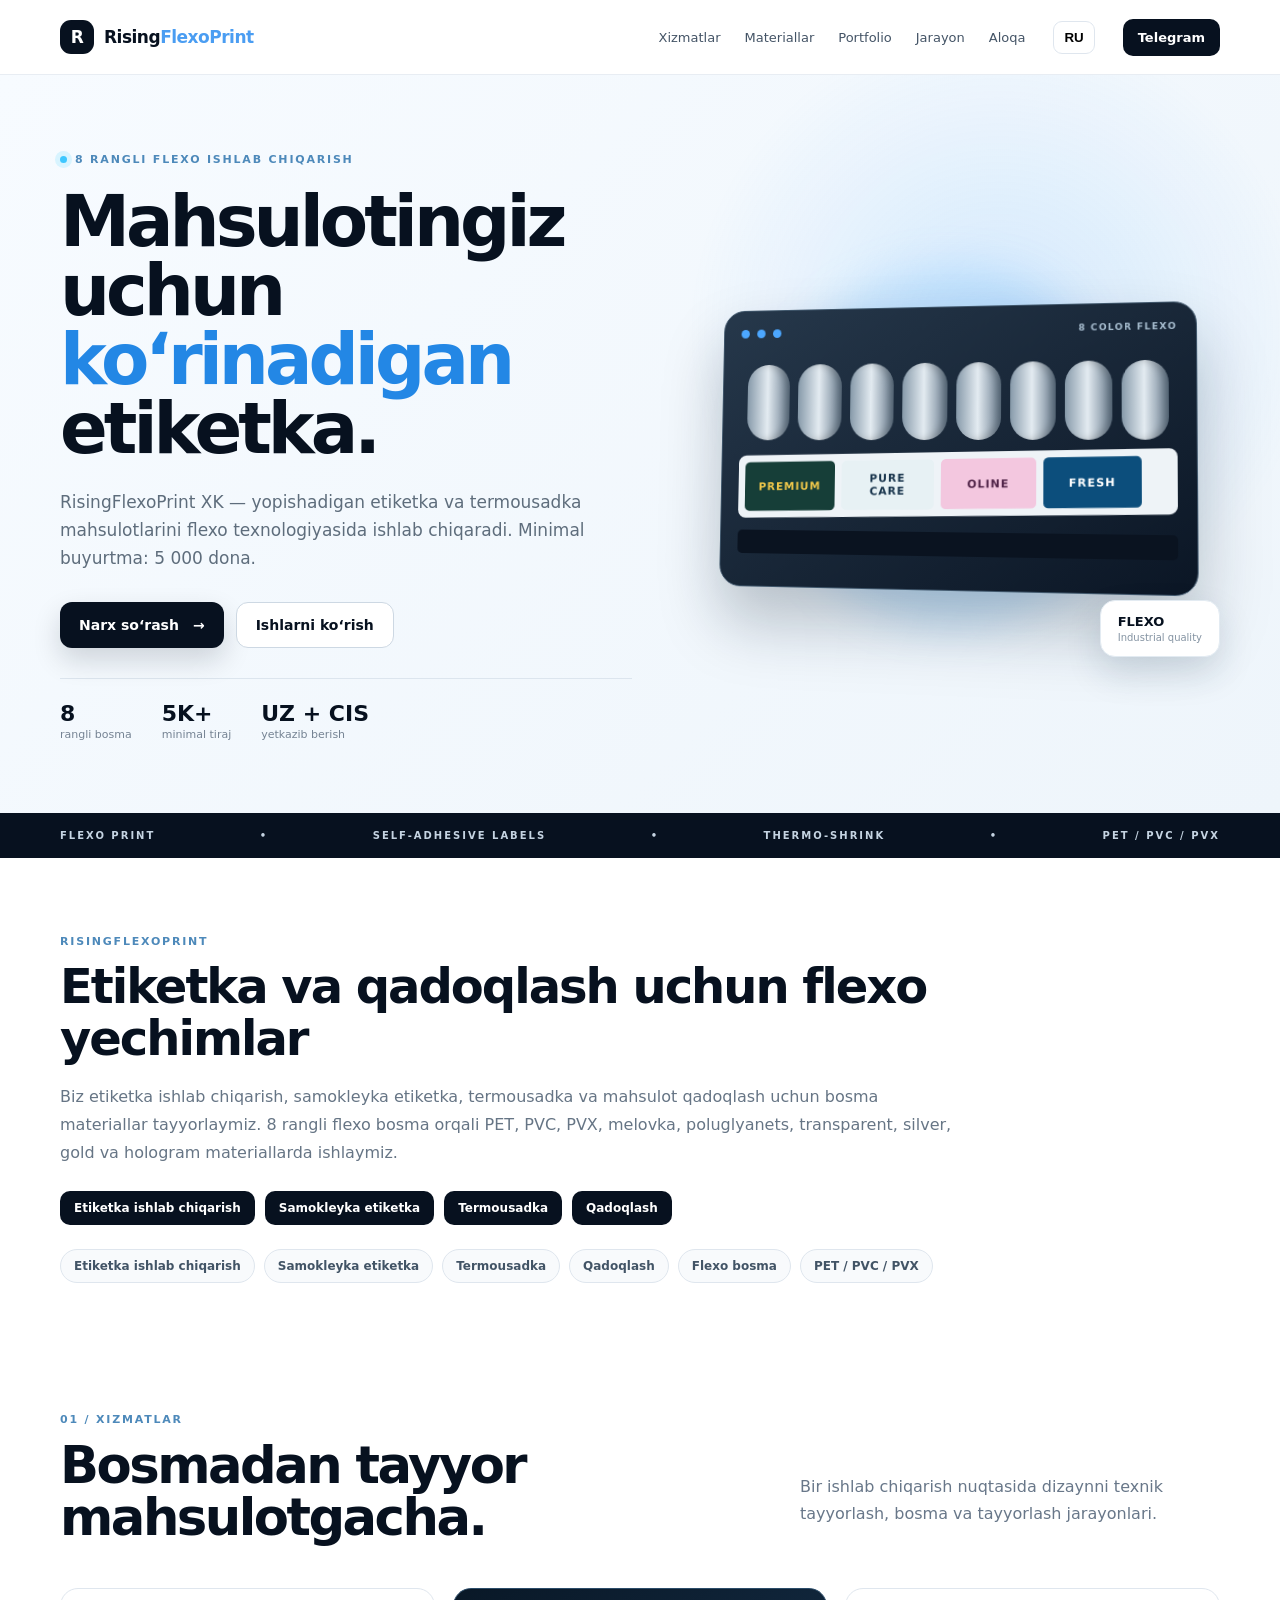
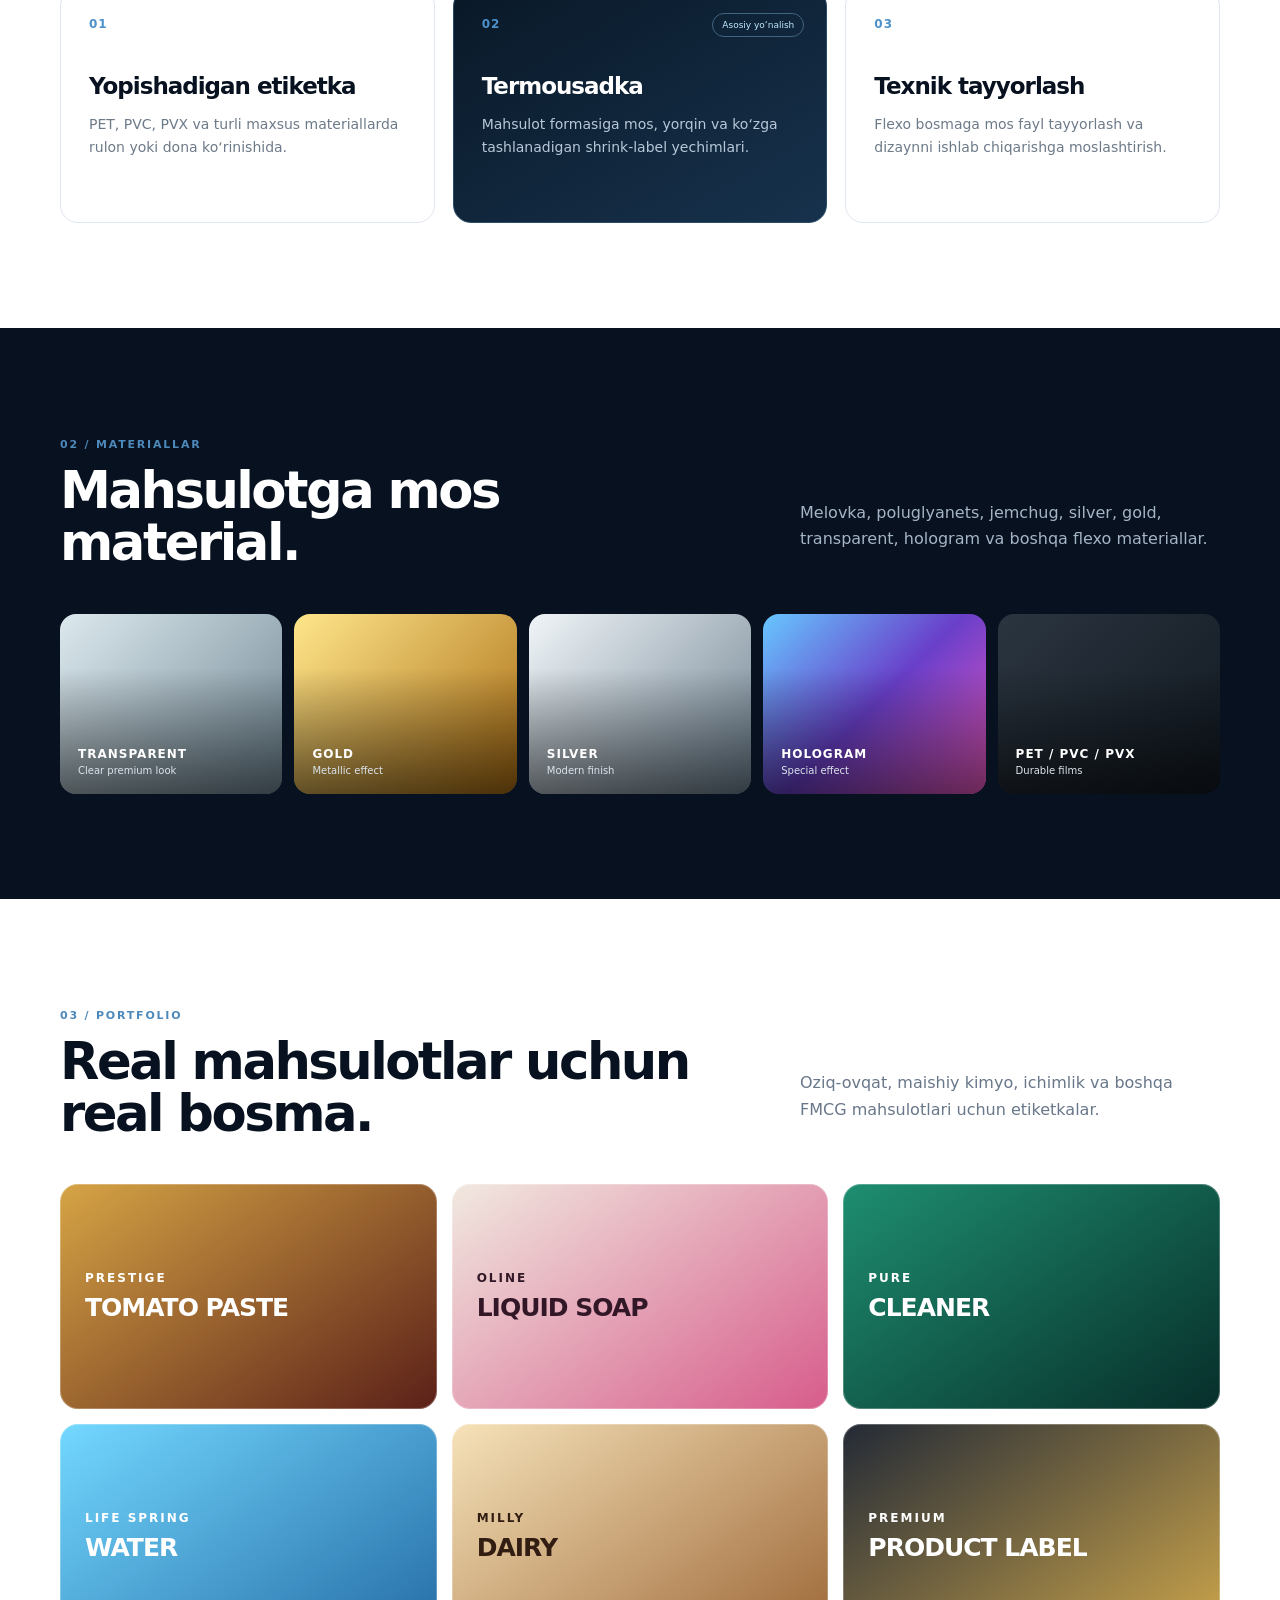
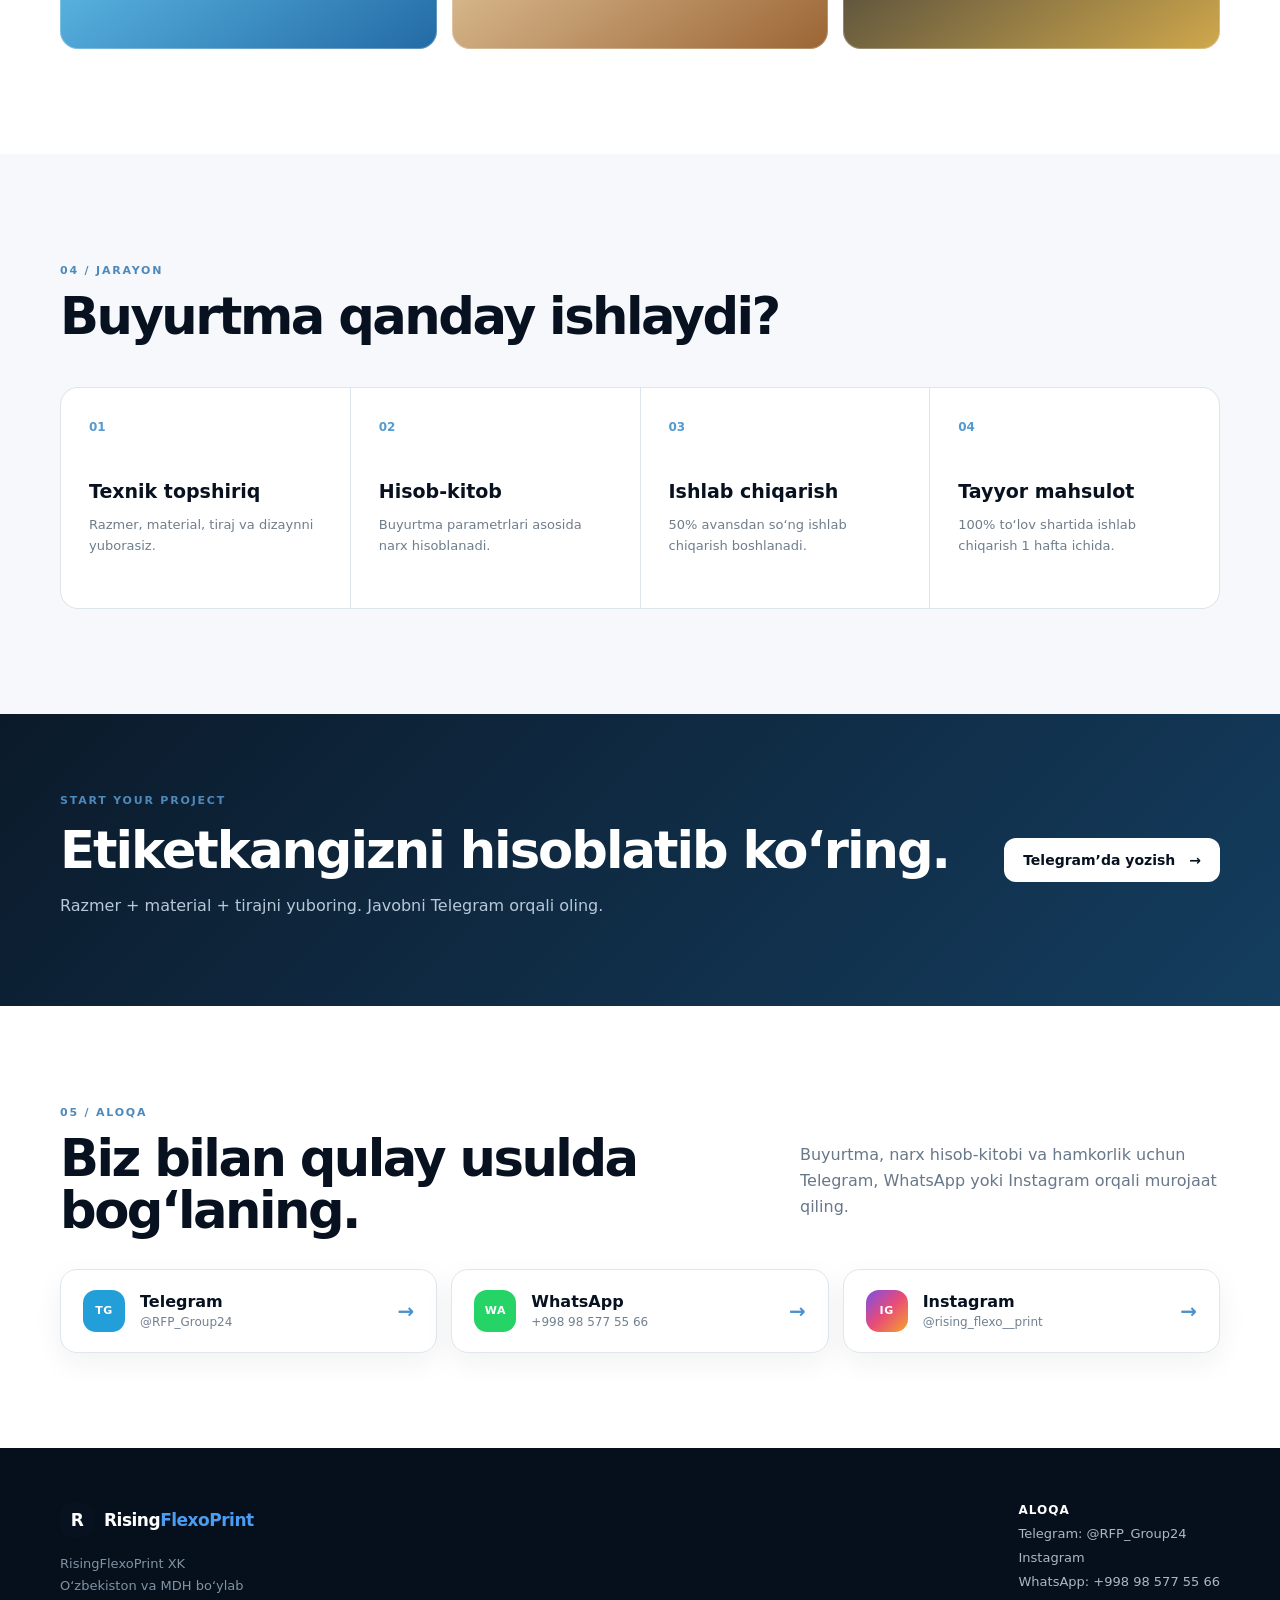
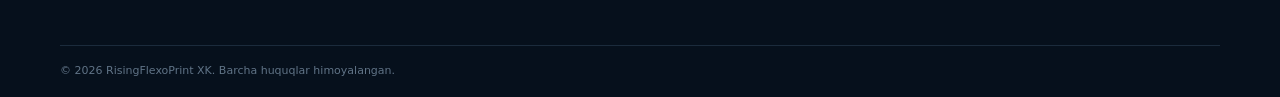
<file: index.html>
<!doctype html>
<html lang="uz">
<head>
<meta charset="utf-8">
<meta name="viewport" content="width=device-width,initial-scale=1">
<meta name="description" content="Etiketka ishlab chiqarish, qadoqlash, samokleyka etiketka va termousadka. RisingFlexoPrint XK — 8 rangli flexo bosma, PET, PVC, PVX va maxsus materiallar. O‘zbekiston va MDH bo‘ylab.">
<meta name="robots" content="index, follow, max-image-preview:large">
<meta name="theme-color" content="#07111f">
<link rel="canonical" href="https://risingflexoprint2-bit.github.io/RisingFlexoPrint-web/">
<meta property="og:type" content="website">
<meta property="og:title" content="Etiketka, samokleyka va termousadka | RisingFlexoPrint">
<meta property="og:description" content="Etiketka ishlab chiqarish, qadoqlash, samokleyka etiketka va termousadka. 8 rangli flexo bosma. O‘zbekiston va MDH bo‘ylab.">
<meta property="og:url" content="https://risingflexoprint2-bit.github.io/RisingFlexoPrint-web/">
<meta property="og:site_name" content="RisingFlexoPrint XK">
<meta name="twitter:card" content="summary">
<title>Etiketka, Qadoqlash, Samokleyka va Termousadka | RisingFlexoPrint</title>
<script type="application/ld+json">
{
  "@context":"https://schema.org",
  "@type":"Organization",
  "name":"RisingFlexoPrint XK",
  "url":"https://risingflexoprint2-bit.github.io/RisingFlexoPrint-web/",
  "description":"8 rangli flexo bosma, yopishadigan etiketka va termousadka ishlab chiqarish.",
  "sameAs":[
    "https://www.instagram.com/rising_flexo__print?stkn=MXY0dGt4ZXh4bjgwZQ==",
    "https://t.me/RFP_Group24",
    "https://wa.me/998985775566"
  ]
}
</script>
<link rel="stylesheet" href="styles.css">
</head>
<body>
<header class="header">
  <div class="container nav">
    <a class="brand" href="#top"><span class="brand-mark">R</span><span>Rising<span>FlexoPrint</span></span></a>
    <nav>
      <a href="#services" data-uz="Xizmatlar" data-ru="Услуги">Xizmatlar</a>
      <a href="#materials" data-uz="Materiallar" data-ru="Материалы">Materiallar</a>
      <a href="#portfolio" data-uz="Portfolio" data-ru="Портфолио">Portfolio</a>
      <a href="#process" data-uz="Jarayon" data-ru="Процесс">Jarayon</a>
      <a href="#contact" data-uz="Aloqa" data-ru="Контакты">Aloqa</a>
    </nav>
    <button class="lang" id="lang">RU</button>
    <a class="nav-cta" href="https://t.me/RFP_Group24" target="_blank" rel="noopener">Telegram</a>
  </div>
</header>

<main id="top">
<section class="hero">
  <div class="container hero-grid">
    <div class="hero-copy">
      <div class="eyebrow"><i></i><span data-uz="8 rangli flexo ishlab chiqarish" data-ru="8-цветное флексографическое производство">8 rangli flexo ishlab chiqarish</span></div>
      <h1 data-uz="Mahsulotingiz uchun <em>ko‘rinadigan</em> etiketka." data-ru="Этикетка, которая делает продукт <em>заметнее</em>.">Mahsulotingiz uchun <em>ko‘rinadigan</em> etiketka.</h1>
      <p data-uz="RisingFlexoPrint XK — yopishadigan etiketka va termousadka mahsulotlarini flexo texnologiyasida ishlab chiqaradi. Minimal buyurtma: 5 000 dona." data-ru="RisingFlexoPrint XK — производство самоклеящихся этикеток и термоусадки по технологии flexo. Минимальный заказ: 5 000 шт.">RisingFlexoPrint XK — yopishadigan etiketka va termousadka mahsulotlarini flexo texnologiyasida ishlab chiqaradi. Minimal buyurtma: 5 000 dona.</p>
      <div class="hero-actions">
        <a class="btn primary" href="https://t.me/RFP_Group24" target="_blank" rel="noopener"><span data-uz="Narx so‘rash" data-ru="Запросить расчёт">Narx so‘rash</span> <b>→</b></a>
        <a class="btn ghost" href="#portfolio"><span data-uz="Ishlarni ko‘rish" data-ru="Смотреть работы">Ishlarni ko‘rish</span></a>
      </div>
      <div class="trust-row">
        <div><strong>8</strong><span data-uz="rangli bosma" data-ru="цветов печати">rangli bosma</span></div>
        <div><strong>5K+</strong><span data-uz="minimal tiraj" data-ru="минимальный тираж">minimal tiraj</span></div>
        <div><strong>UZ + CIS</strong><span data-uz="yetkazib berish" data-ru="география">yetkazib berish</span></div>
      </div>
    </div>
    <div class="hero-art">
      <div class="glow"></div>
      <div class="machine">
        <div class="machine-top"><span></span><span></span><span></span><b>8 COLOR FLEXO</b></div>
        <div class="rollers">
          <i></i><i></i><i></i><i></i><i></i><i></i><i></i><i></i>
        </div>
        <div class="web"><div class="label l1">PREMIUM</div><div class="label l2">PURE<br>CARE</div><div class="label l3">OLINE</div><div class="label l4">FRESH</div></div>
        <div class="machine-base"></div>
      </div>
      <div class="floating-card"><b>FLEXO</b><span>Industrial quality</span></div>
    </div>
  </div>
</section>

<section class="strip"><div class="container strip-in"><span>FLEXO PRINT</span><span>•</span><span>SELF-ADHESIVE LABELS</span><span>•</span><span>THERMO-SHRINK</span><span>•</span><span>PET / PVC / PVX</span></div></section>


<section class="seo-services">
  <div class="container">
    <div class="seo-content">
      <span class="kicker">RISINGFLEXOPRINT</span>
      <h2 data-uz="Etiketka va qadoqlash uchun flexo yechimlar" data-ru="Flexo-решения для этикетки и упаковки">Etiketka va qadoqlash uchun flexo yechimlar</h2>
      <p data-uz="Biz etiketka ishlab chiqarish, samokleyka etiketka, termousadka va mahsulot qadoqlash uchun bosma materiallar tayyorlaymiz. 8 rangli flexo bosma orqali PET, PVC, PVX, melovka, poluglyanets, transparent, silver, gold va hologram materiallarda ishlaymiz." data-ru="Мы производим этикетки, самоклеящиеся этикетки, термоусадочные этикетки и печатные решения для упаковки. Работаем с PET, PVC, PVX, мелованными, прозрачными, silver, gold и hologram материалами на 8-красочной flexo машине.">Biz etiketka ishlab chiqarish, samokleyka etiketka, termousadka va mahsulot qadoqlash uchun bosma materiallar tayyorlaymiz. 8 rangli flexo bosma orqali PET, PVC, PVX, melovka, poluglyanets, transparent, silver, gold va hologram materiallarda ishlaymiz.</p>
      <div class="seo-links"><a href="etiketka-ishlab-chiqarish.html">Etiketka ishlab chiqarish</a><a href="samokleyka-etiketka.html">Samokleyka etiketka</a><a href="termousadka.html">Termousadka</a><a href="qadoqlash.html">Qadoqlash</a></div><div class="seo-tags">
        <span>Etiketka ishlab chiqarish</span><span>Samokleyka etiketka</span><span>Termousadka</span><span>Qadoqlash</span><span>Flexo bosma</span><span>PET / PVC / PVX</span>
      </div>
    </div>
  </div>
</section>

<section id="services" class="section">
  <div class="container">
    <div class="section-head"><div><span class="kicker">01 / <span data-uz="XIZMATLAR" data-ru="УСЛУГИ">XIZMATLAR</span></span><h2 data-uz="Bosmadan tayyor mahsulotgacha." data-ru="От печати до готового продукта.">Bosmadan tayyor mahsulotgacha.</h2></div><p data-uz="Bir ishlab chiqarish nuqtasida dizaynni texnik tayyorlash, bosma va tayyorlash jarayonlari." data-ru="Техническая подготовка, печать и выпуск — в одном производственном цикле.">Bir ishlab chiqarish nuqtasida dizaynni texnik tayyorlash, bosma va tayyorlash jarayonlari.</p></div>
    <div class="cards">
      <article class="card"><div class="icon">01</div><h3 data-uz="Yopishadigan etiketka" data-ru="Самоклеящаяся этикетка">Yopishadigan etiketka</h3><p data-uz="PET, PVC, PVX va turli maxsus materiallarda rulon yoki dona ko‘rinishida." data-ru="PET, PVC, PVX и специальные материалы — в рулоне или поштучно.">PET, PVC, PVX va turli maxsus materiallarda rulon yoki dona ko‘rinishida.</p></article>
      <article class="card featured"><div class="icon">02</div><h3 data-uz="Termousadka" data-ru="Термоусадочная этикетка">Termousadka</h3><p data-uz="Mahsulot formasiga mos, yorqin va ko‘zga tashlanadigan shrink-label yechimlari." data-ru="Яркие shrink-label решения, адаптированные под форму продукта.">Mahsulot formasiga mos, yorqin va ko‘zga tashlanadigan shrink-label yechimlari.</p><span class="badge" data-uz="Asosiy yo‘nalish" data-ru="Ключевое направление">Asosiy yo‘nalish</span></article>
      <article class="card"><div class="icon">03</div><h3 data-uz="Texnik tayyorlash" data-ru="Техническая подготовка">Texnik tayyorlash</h3><p data-uz="Flexo bosmaga mos fayl tayyorlash va dizaynni ishlab chiqarishga moslashtirish." data-ru="Подготовка макета под flexo и адаптация дизайна к производству.">Flexo bosmaga mos fayl tayyorlash va dizaynni ishlab chiqarishga moslashtirish.</p></article>
    </div>
  </div>
</section>

<section id="materials" class="section dark">
  <div class="container">
    <div class="section-head"><div><span class="kicker">02 / <span data-uz="MATERIALLAR" data-ru="МАТЕРИАЛЫ">MATERIALLAR</span></span><h2 data-uz="Mahsulotga mos material." data-ru="Материал под ваш продукт.">Mahsulotga mos material.</h2></div><p data-uz="Melovka, poluglyanets, jemchug, silver, gold, transparent, hologram va boshqa flexo materiallar." data-ru="Мелованная, полуглянец, жемчуг, silver, gold, transparent, hologram и другие материалы для flexo.">Melovka, poluglyanets, jemchug, silver, gold, transparent, hologram va boshqa flexo materiallar.</p></div>
    <div class="material-grid">
      <div class="material m1"><b>TRANSPARENT</b><span>Clear premium look</span></div>
      <div class="material m2"><b>GOLD</b><span>Metallic effect</span></div>
      <div class="material m3"><b>SILVER</b><span>Modern finish</span></div>
      <div class="material m4"><b>HOLOGRAM</b><span>Special effect</span></div>
      <div class="material m5"><b>PET / PVC / PVX</b><span>Durable films</span></div>
    </div>
  </div>
</section>

<section id="portfolio" class="section">
  <div class="container">
    <div class="section-head"><div><span class="kicker">03 / <span data-uz="PORTFOLIO" data-ru="ПОРТФОЛИО">PORTFOLIO</span></span><h2 data-uz="Real mahsulotlar uchun real bosma." data-ru="Реальная печать для реальных продуктов.">Real mahsulotlar uchun real bosma.</h2></div><p data-uz="Oziq-ovqat, maishiy kimyo, ichimlik va boshqa FMCG mahsulotlari uchun etiketkalar." data-ru="Этикетки для FMCG: продукты питания, бытовая химия, напитки и другие категории.">Oziq-ovqat, maishiy kimyo, ichimlik va boshqa FMCG mahsulotlari uchun etiketkalar.</p></div>
    <div class="portfolio">
      <div class="sample s1"><span>PRESTIGE</span><b>TOMATO PASTE</b></div>
      <div class="sample s2"><span>OLINE</span><b>LIQUID SOAP</b></div>
      <div class="sample s3"><span>PURE</span><b>CLEANER</b></div>
      <div class="sample s4"><span>LIFE SPRING</span><b>WATER</b></div>
      <div class="sample s5"><span>MILLY</span><b>DAIRY</b></div>
      <div class="sample s6"><span>PREMIUM</span><b>PRODUCT LABEL</b></div>
    </div>
  </div>
</section>

<section id="process" class="section soft">
  <div class="container">
    <div class="section-head"><div><span class="kicker">04 / <span data-uz="JARAYON" data-ru="ПРОЦЕСС">JARAYON</span></span><h2 data-uz="Buyurtma qanday ishlaydi?" data-ru="Как проходит заказ?">Buyurtma qanday ishlaydi?</h2></div></div>
    <div class="steps">
      <div><b>01</b><h3 data-uz="Texnik topshiriq" data-ru="Техническое задание">Texnik topshiriq</h3><p data-uz="Razmer, material, tiraj va dizaynni yuborasiz." data-ru="Вы отправляете размер, материал, тираж и макет.">Razmer, material, tiraj va dizaynni yuborasiz.</p></div>
      <div><b>02</b><h3 data-uz="Hisob-kitob" data-ru="Расчёт">Hisob-kitob</h3><p data-uz="Buyurtma parametrlari asosida narx hisoblanadi." data-ru="Рассчитываем стоимость по параметрам заказа.">Buyurtma parametrlari asosida narx hisoblanadi.</p></div>
      <div><b>03</b><h3 data-uz="Ishlab chiqarish" data-ru="Производство">Ishlab chiqarish</h3><p data-uz="50% avansdan so‘ng ishlab chiqarish boshlanadi." data-ru="Производство начинается после 50% предоплаты.">50% avansdan so‘ng ishlab chiqarish boshlanadi.</p></div>
      <div><b>04</b><h3 data-uz="Tayyor mahsulot" data-ru="Готовая продукция">Tayyor mahsulot</h3><p data-uz="100% to‘lov shartida ishlab chiqarish 1 hafta ichida." data-ru="При 100% оплате производство — в течение 1 недели.">100% to‘lov shartida ishlab chiqarish 1 hafta ichida.</p></div>
    </div>
  </div>
</section>

<section class="cta">
  <div class="container cta-in">
    <div><span class="kicker">START YOUR PROJECT</span><h2 data-uz="Etiketkangizni hisoblatib ko‘ring." data-ru="Рассчитайте стоимость вашей этикетки.">Etiketkangizni hisoblatib ko‘ring.</h2><p data-uz="Razmer + material + tirajni yuboring. Javobni Telegram orqali oling." data-ru="Отправьте размер + материал + тираж. Получите расчёт в Telegram.">Razmer + material + tirajni yuboring. Javobni Telegram orqali oling.</p></div>
    <a class="btn light" href="https://t.me/RFP_Group24" target="_blank" rel="noopener"><span data-uz="Telegram’da yozish" data-ru="Написать в Telegram">Telegram’da yozish</span> →</a>
  </div>
</section>

<section class="social-contact">
  <div class="container">
    <div class="section-head social-head">
      <div>
        <span class="kicker">05 / <span data-uz="ALOQA" data-ru="КОНТАКТЫ">ALOQA</span></span>
        <h2 data-uz="Biz bilan qulay usulda bog‘laning." data-ru="Свяжитесь с нами удобным способом.">Biz bilan qulay usulda bog‘laning.</h2>
      </div>
      <p data-uz="Buyurtma, narx hisob-kitobi va hamkorlik uchun Telegram, WhatsApp yoki Instagram orqali murojaat qiling." data-ru="Для заказа, расчёта стоимости и сотрудничества напишите нам в Telegram, WhatsApp или Instagram.">Buyurtma, narx hisob-kitobi va hamkorlik uchun Telegram, WhatsApp yoki Instagram orqali murojaat qiling.</p>
    </div>
    <div class="social-grid">
      <a class="social-card telegram" href="https://t.me/RFP_Group24" target="_blank" rel="noopener">
        <span class="social-icon">TG</span>
        <span><b>Telegram</b><small>@RFP_Group24</small></span>
        <strong>→</strong>
      </a>
      <a class="social-card whatsapp" href="https://wa.me/998985775566" target="_blank" rel="noopener">
        <span class="social-icon">WA</span>
        <span><b>WhatsApp</b><small>+998 98 577 55 66</small></span>
        <strong>→</strong>
      </a>
      <a class="social-card instagram" href="https://www.instagram.com/rising_flexo__print?stkn=MXY0dGt4ZXh4bjgwZQ==" target="_blank" rel="noopener">
        <span class="social-icon">IG</span>
        <span><b>Instagram</b><small>@rising_flexo__print</small></span>
        <strong>→</strong>
      </a>
    </div>
  </div>
</section>

</main>
<footer id="contact" class="footer"><div class="container footer-in"><div><a class="brand" href="#top"><span class="brand-mark">R</span><span>Rising<span>FlexoPrint</span></span></a><p>RisingFlexoPrint XK<br><span data-uz="O‘zbekiston va MDH bo‘ylab" data-ru="Узбекистан и страны СНГ">O‘zbekiston va MDH bo‘ylab</span></p></div><div><b data-uz="Aloqa" data-ru="Контакты">Aloqa</b><a href="https://t.me/RFP_Group24" target="_blank">Telegram: @RFP_Group24</a><a href="https://www.instagram.com/rising_flexo__print?stkn=MXY0dGt4ZXh4bjgwZQ==" target="_blank">Instagram</a><a href="https://wa.me/998985775566" target="_blank">WhatsApp: +998 98 577 55 66</a></div></div><div class="container copyright">© 2026 RisingFlexoPrint XK. <span data-uz="Barcha huquqlar himoyalangan." data-ru="Все права защищены.">Barcha huquqlar himoyalangan.</span></div></footer>
<script src="script.js"></script>
</body></html>
</file>
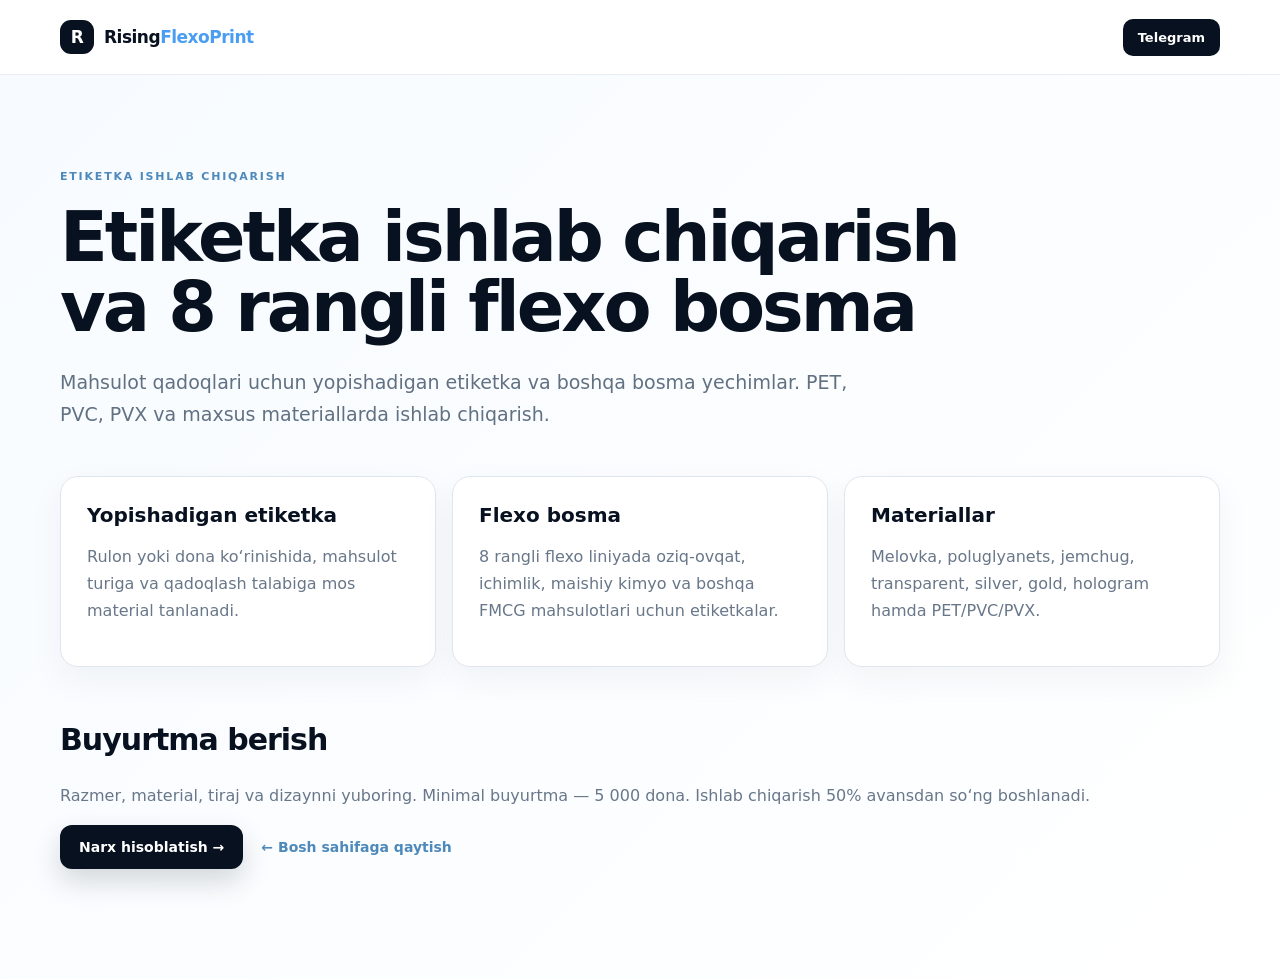
<file: etiketka-ishlab-chiqarish.html>
<!doctype html><html lang="uz"><head><meta charset="utf-8"><meta name="viewport" content="width=device-width,initial-scale=1"><meta name="description" content="Etiketka ishlab chiqarish va flexo bosma. Yopishadigan etiketka, PET, PVC, PVX va maxsus materiallar. 8 rangli flexo ishlab chiqarish O‘zbekiston va MDH bo‘ylab."><meta name="robots" content="index,follow"><link rel="canonical" href="https://risingflexoprint2-bit.github.io/RisingFlexoPrint-web/etiketka-ishlab-chiqarish.html"><title>Etiketka ishlab chiqarish | Flexo bosma | RisingFlexoPrint</title><link rel="stylesheet" href="styles.css"></head><body><header class="header"><div class="container nav"><a class="brand" href="index.html"><span class="brand-mark">R</span><span>Rising<span>FlexoPrint</span></span></a><a class="nav-cta" href="https://t.me/RFP_Group24" target="_blank">Telegram</a></div></header><main class="service-page"><div class="container"><span class="kicker">ETIKETKA ISHLAB CHIQARISH</span><h1>Etiketka ishlab chiqarish va 8 rangli flexo bosma</h1><p class="lead">Mahsulot qadoqlari uchun yopishadigan etiketka va boshqa bosma yechimlar. PET, PVC, PVX va maxsus materiallarda ishlab chiqarish.</p><div class="service-boxes"><div><h2>Yopishadigan etiketka</h2><p>Rulon yoki dona ko‘rinishida, mahsulot turiga va qadoqlash talabiga mos material tanlanadi.</p></div><div><h2>Flexo bosma</h2><p>8 rangli flexo liniyada oziq-ovqat, ichimlik, maishiy kimyo va boshqa FMCG mahsulotlari uchun etiketkalar.</p></div><div><h2>Materiallar</h2><p>Melovka, poluglyanets, jemchug, transparent, silver, gold, hologram hamda PET/PVC/PVX.</p></div></div><h2>Buyurtma berish</h2><p>Razmer, material, tiraj va dizaynni yuboring. Minimal buyurtma — 5 000 dona. Ishlab chiqarish 50% avansdan so‘ng boshlanadi.</p><a class="btn primary" href="https://t.me/RFP_Group24" target="_blank">Narx hisoblatish →</a><a class="back-link" href="index.html">← Bosh sahifaga qaytish</a></div></main></body></html>
</file>
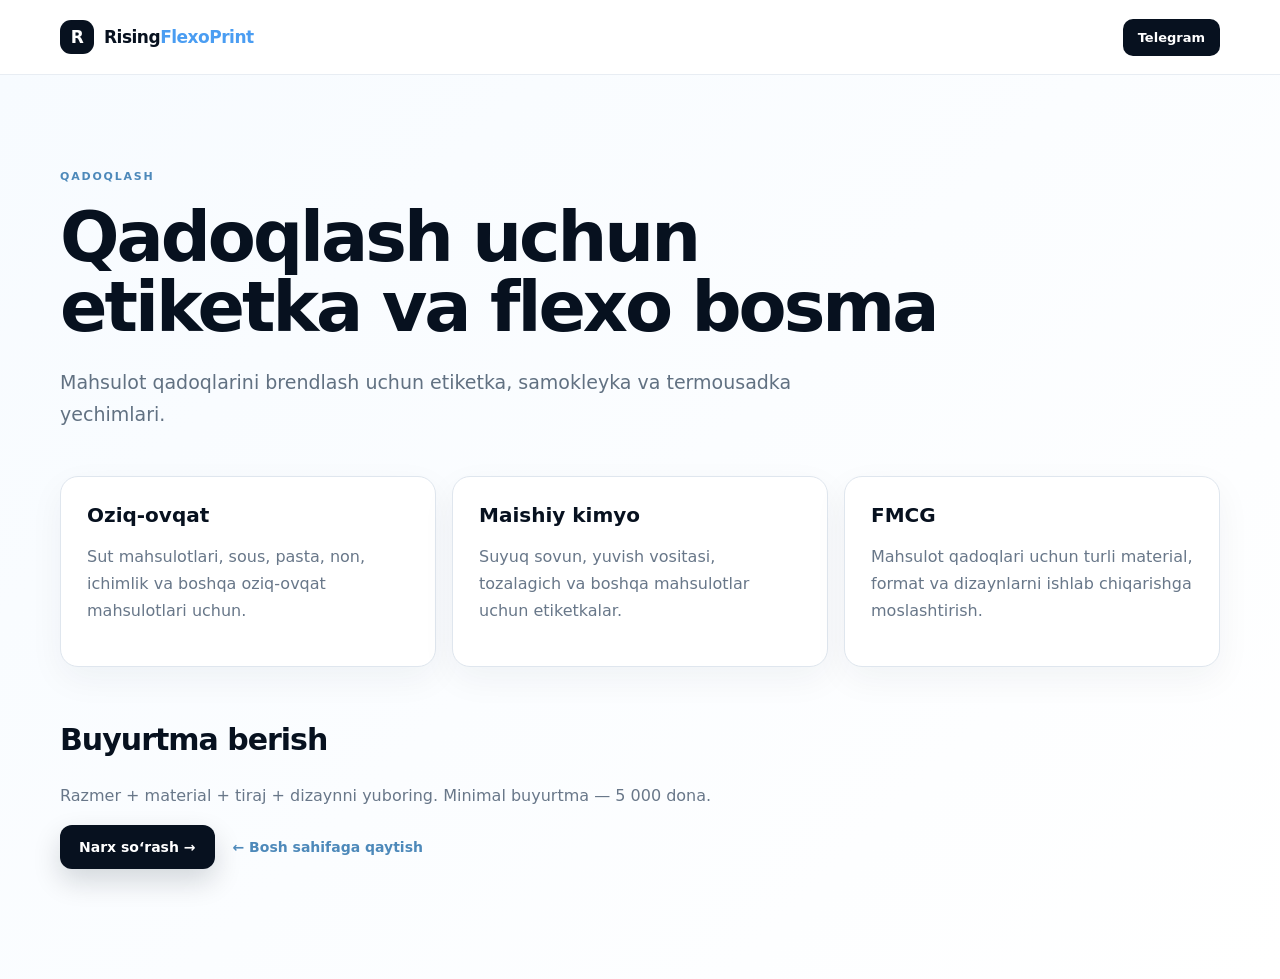
<file: qadoqlash.html>
<!doctype html><html lang="uz"><head><meta charset="utf-8"><meta name="viewport" content="width=device-width,initial-scale=1"><meta name="description" content="Mahsulot qadoqlash uchun etiketka va flexo bosma yechimlar. Oziq-ovqat, ichimlik, maishiy kimyo va FMCG mahsulotlari uchun."><meta name="robots" content="index,follow"><link rel="canonical" href="https://risingflexoprint2-bit.github.io/RisingFlexoPrint-web/qadoqlash.html"><title>Qadoqlash va qadoq etiketkasi | Flexo bosma</title><link rel="stylesheet" href="styles.css"></head><body><header class="header"><div class="container nav"><a class="brand" href="index.html"><span class="brand-mark">R</span><span>Rising<span>FlexoPrint</span></span></a><a class="nav-cta" href="https://t.me/RFP_Group24" target="_blank">Telegram</a></div></header><main class="service-page"><div class="container"><span class="kicker">QADOQLASH</span><h1>Qadoqlash uchun etiketka va flexo bosma</h1><p class="lead">Mahsulot qadoqlarini brendlash uchun etiketka, samokleyka va termousadka yechimlari.</p><div class="service-boxes"><div><h2>Oziq-ovqat</h2><p>Sut mahsulotlari, sous, pasta, non, ichimlik va boshqa oziq-ovqat mahsulotlari uchun.</p></div><div><h2>Maishiy kimyo</h2><p>Suyuq sovun, yuvish vositasi, tozalagich va boshqa mahsulotlar uchun etiketkalar.</p></div><div><h2>FMCG</h2><p>Mahsulot qadoqlari uchun turli material, format va dizaynlarni ishlab chiqarishga moslashtirish.</p></div></div><h2>Buyurtma berish</h2><p>Razmer + material + tiraj + dizaynni yuboring. Minimal buyurtma — 5 000 dona.</p><a class="btn primary" href="https://t.me/RFP_Group24" target="_blank">Narx so‘rash →</a><a class="back-link" href="index.html">← Bosh sahifaga qaytish</a></div></main></body></html>
</file>
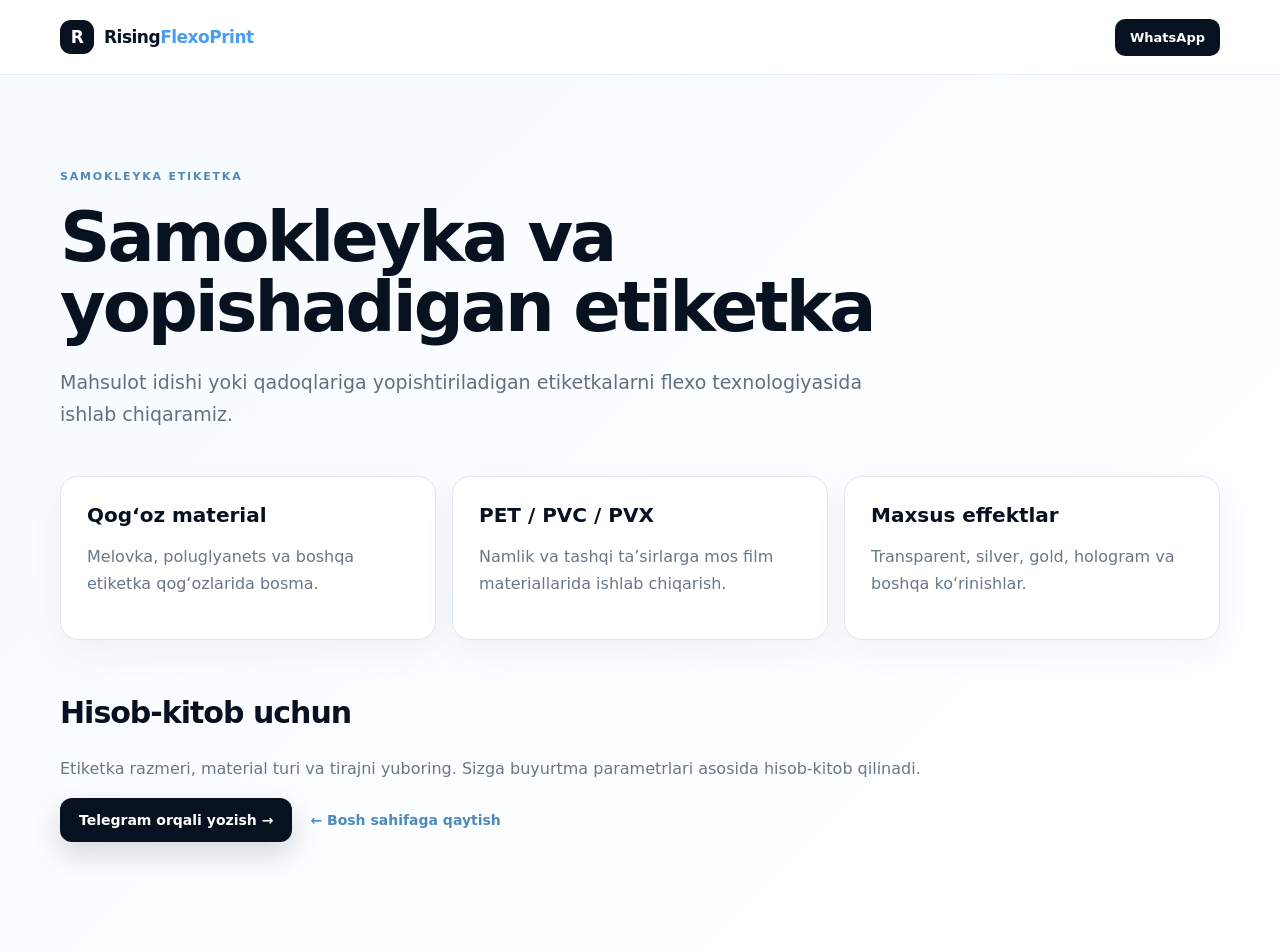
<file: samokleyka-etiketka.html>
<!doctype html><html lang="uz"><head><meta charset="utf-8"><meta name="viewport" content="width=device-width,initial-scale=1"><meta name="description" content="Samokleyka etiketka ishlab chiqarish: PET, PVC, PVX va qog‘oz materiallar. Flexo bosma, rulon va dona ko‘rinishidagi etiketkalar."><meta name="robots" content="index,follow"><link rel="canonical" href="https://risingflexoprint2-bit.github.io/RisingFlexoPrint-web/samokleyka-etiketka.html"><title>Samokleyka etiketka | Yopishadigan etiketka ishlab chiqarish</title><link rel="stylesheet" href="styles.css"></head><body><header class="header"><div class="container nav"><a class="brand" href="index.html"><span class="brand-mark">R</span><span>Rising<span>FlexoPrint</span></span></a><a class="nav-cta" href="https://wa.me/998985775566" target="_blank">WhatsApp</a></div></header><main class="service-page"><div class="container"><span class="kicker">SAMOKLEYKA ETIKETKA</span><h1>Samokleyka va yopishadigan etiketka</h1><p class="lead">Mahsulot idishi yoki qadoqlariga yopishtiriladigan etiketkalarni flexo texnologiyasida ishlab chiqaramiz.</p><div class="service-boxes"><div><h2>Qog‘oz material</h2><p>Melovka, poluglyanets va boshqa etiketka qog‘ozlarida bosma.</p></div><div><h2>PET / PVC / PVX</h2><p>Namlik va tashqi ta’sirlarga mos film materiallarida ishlab chiqarish.</p></div><div><h2>Maxsus effektlar</h2><p>Transparent, silver, gold, hologram va boshqa ko‘rinishlar.</p></div></div><h2>Hisob-kitob uchun</h2><p>Etiketka razmeri, material turi va tirajni yuboring. Sizga buyurtma parametrlari asosida hisob-kitob qilinadi.</p><a class="btn primary" href="https://t.me/RFP_Group24" target="_blank">Telegram orqali yozish →</a><a class="back-link" href="index.html">← Bosh sahifaga qaytish</a></div></main></body></html>
</file>
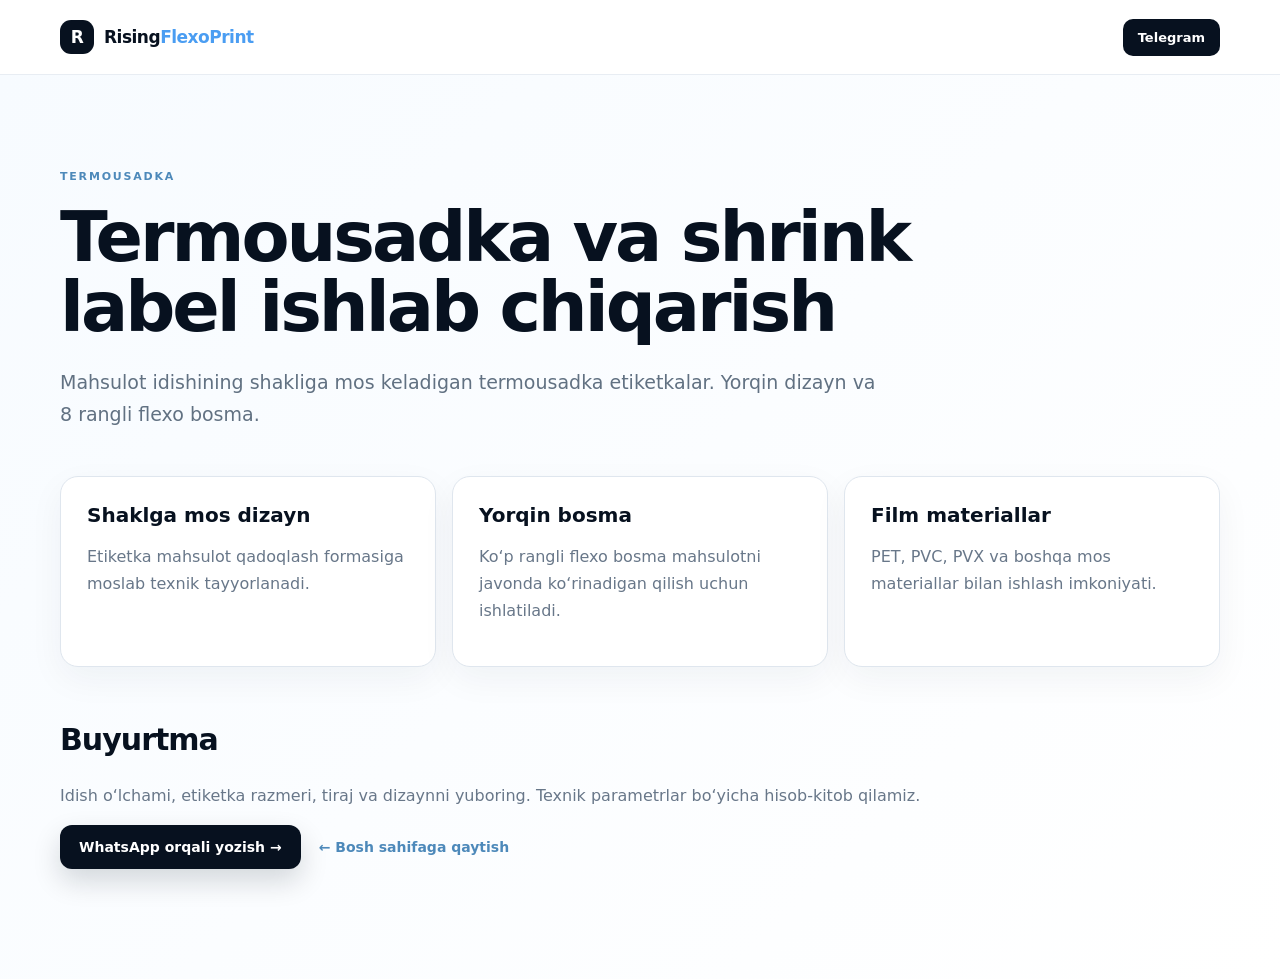
<file: termousadka.html>
<!doctype html><html lang="uz"><head><meta charset="utf-8"><meta name="viewport" content="width=device-width,initial-scale=1"><meta name="description" content="Termousadka va shrink label ishlab chiqarish. Mahsulot formasiga mos PET/PVC/PVX yechimlar, yorqin flexo bosma va maxsus materiallar."><meta name="robots" content="index,follow"><link rel="canonical" href="https://risingflexoprint2-bit.github.io/RisingFlexoPrint-web/termousadka.html"><title>Termousadka etiketka | Shrink label ishlab chiqarish</title><link rel="stylesheet" href="styles.css"></head><body><header class="header"><div class="container nav"><a class="brand" href="index.html"><span class="brand-mark">R</span><span>Rising<span>FlexoPrint</span></span></a><a class="nav-cta" href="https://t.me/RFP_Group24" target="_blank">Telegram</a></div></header><main class="service-page"><div class="container"><span class="kicker">TERMOUSADKA</span><h1>Termousadka va shrink label ishlab chiqarish</h1><p class="lead">Mahsulot idishining shakliga mos keladigan termousadka etiketkalar. Yorqin dizayn va 8 rangli flexo bosma.</p><div class="service-boxes"><div><h2>Shaklga mos dizayn</h2><p>Etiketka mahsulot qadoqlash formasiga moslab texnik tayyorlanadi.</p></div><div><h2>Yorqin bosma</h2><p>Ko‘p rangli flexo bosma mahsulotni javonda ko‘rinadigan qilish uchun ishlatiladi.</p></div><div><h2>Film materiallar</h2><p>PET, PVC, PVX va boshqa mos materiallar bilan ishlash imkoniyati.</p></div></div><h2>Buyurtma</h2><p>Idish o‘lchami, etiketka razmeri, tiraj va dizaynni yuboring. Texnik parametrlar bo‘yicha hisob-kitob qilamiz.</p><a class="btn primary" href="https://wa.me/998985775566" target="_blank">WhatsApp orqali yozish →</a><a class="back-link" href="index.html">← Bosh sahifaga qaytish</a></div></main></body></html>
</file>
<file: styles.css>
:root{--ink:#07111f;--ink2:#0d1b2d;--blue:#4ca7ff;--cyan:#70e5ff;--paper:#f6f8fb;--muted:#687789;--line:#dfe6ee;--white:#fff;--accent:#8be8ff}*{box-sizing:border-box}html{scroll-behavior:smooth}body{margin:0;font-family:Inter,ui-sans-serif,system-ui,-apple-system,Segoe UI,Arial,sans-serif;color:var(--ink);background:#fff}a{text-decoration:none;color:inherit}.container{width:min(1160px,calc(100% - 40px));margin:auto}.header{position:sticky;top:0;z-index:20;background:rgba(255,255,255,.9);backdrop-filter:blur(16px);border-bottom:1px solid rgba(223,230,238,.7)}.nav{height:74px;display:flex;align-items:center;gap:28px}.brand{display:flex;align-items:center;gap:10px;font-weight:800;font-size:17px;letter-spacing:-.5px;margin-right:auto}.brand>span:last-child>span{color:#4a9df2}.brand-mark{width:34px;height:34px;border-radius:11px;background:var(--ink);color:white;display:grid;place-items:center;font-weight:900}.nav nav{display:flex;gap:24px;font-size:13px;color:#445466}.nav nav a:hover{color:#111}.lang{border:1px solid var(--line);background:white;border-radius:9px;padding:8px 10px;font-weight:700}.nav-cta{background:var(--ink);color:white;border-radius:10px;padding:11px 15px;font-size:13px;font-weight:700}.hero{background:radial-gradient(circle at 78% 35%,rgba(76,167,255,.19),transparent 28%),linear-gradient(135deg,#f7fbff 0%,#eef5fb 100%);padding:78px 0 72px;overflow:hidden}.hero-grid{display:grid;grid-template-columns:1.03fr .97fr;gap:50px;align-items:center}.eyebrow,.kicker{font-size:11px;letter-spacing:1.8px;font-weight:800;color:#4d89ba;text-transform:uppercase}.eyebrow{display:flex;gap:8px;align-items:center}.eyebrow i{width:7px;height:7px;background:#3ec7ff;border-radius:50%;box-shadow:0 0 0 5px #d8f4ff}.hero h1{font-size:clamp(44px,5.5vw,74px);line-height:.98;letter-spacing:-4px;margin:22px 0 24px;max-width:720px}.hero h1 em{font-style:normal;color:#2387e5}.hero p{font-size:17px;line-height:1.65;color:#5e6d7c;max-width:620px}.hero-actions{display:flex;gap:12px;margin:30px 0}.btn{display:inline-flex;align-items:center;gap:14px;border-radius:12px;padding:14px 19px;font-weight:750;font-size:14px}.btn.primary{background:var(--ink);color:white;box-shadow:0 12px 28px rgba(7,17,31,.16)}.btn.ghost{border:1px solid #cdd8e3;background:white}.btn.light{background:white;color:var(--ink)}.trust-row{display:flex;gap:30px;border-top:1px solid #dce5ee;padding-top:22px}.trust-row div{display:grid;gap:2px}.trust-row strong{font-size:22px}.trust-row span{font-size:11px;color:#758393}.hero-art{height:460px;position:relative;display:grid;place-items:center}.glow{position:absolute;width:360px;height:360px;border-radius:50%;background:rgba(75,176,255,.2);filter:blur(20px)}.machine{position:relative;width:min(480px,90%);height:285px;background:linear-gradient(150deg,#26384b,#0b1625);border-radius:22px;box-shadow:0 35px 65px rgba(8,28,48,.25);padding:18px;border:1px solid #41586d;transform:perspective(900px) rotateY(-8deg) rotateX(3deg)}.machine-top{display:flex;gap:8px;align-items:center;color:#a9bfd1;font-size:9px;letter-spacing:1.2px}.machine-top span{width:9px;height:9px;border-radius:50%;background:#4ca7ff}.machine-top b{margin-left:auto}.rollers{display:flex;gap:9px;margin:28px 8px 12px}.rollers i{height:78px;flex:1;border-radius:50px;background:linear-gradient(90deg,#879aaa,#e3ebf1 48%,#65798c);box-shadow:inset -5px 0 7px rgba(0,0,0,.2)}.web{height:64px;background:#eef3f7;display:flex;overflow:hidden;border-radius:8px;gap:7px;padding:7px;transform:skewY(-1deg)}.label{min-width:95px;border-radius:5px;display:grid;place-items:center;text-align:center;font-weight:900;font-size:11px;letter-spacing:1px}.l1{background:#163e38;color:#f1c84a}.l2{background:#e7f1f4;color:#17334b}.l3{background:#f3c7df;color:#502448}.l4{background:#0c4e7c;color:white}.machine-base{height:24px;margin-top:16px;background:#0a1320;border-radius:5px}.floating-card{position:absolute;right:0;bottom:20px;background:white;border:1px solid #e3ebf2;border-radius:15px;padding:13px 17px;box-shadow:0 16px 35px rgba(18,52,82,.15);display:grid;gap:3px}.floating-card b{font-size:13px}.floating-card span{font-size:10px;color:#8493a2}.strip{background:var(--ink);color:#c5d4e2;overflow:hidden}.strip-in{height:45px;display:flex;align-items:center;justify-content:space-between;font-size:10px;letter-spacing:2px;font-weight:700}.section{padding:105px 0}.section.dark{background:var(--ink);color:white}.section.soft{background:var(--paper)}.section-head{display:flex;justify-content:space-between;gap:50px;align-items:end;margin-bottom:45px}.section-head h2{font-size:clamp(32px,4vw,52px);letter-spacing:-2.5px;line-height:1.02;margin:12px 0 0}.section-head>p{max-width:420px;color:var(--muted);line-height:1.65}.dark .section-head>p{color:#a5b5c6}.cards{display:grid;grid-template-columns:repeat(3,1fr);gap:18px}.card{position:relative;padding:28px;border:1px solid var(--line);border-radius:18px;min-height:235px;background:white}.card.featured{background:linear-gradient(150deg,#091827,#17324d);color:white;border-color:#2b4c69}.icon{font-size:12px;color:#4d91ca;font-weight:900;letter-spacing:1px}.card h3{font-size:23px;letter-spacing:-1px;margin:42px 0 12px}.card p{color:#6d7a88;line-height:1.6;font-size:14px}.featured p{color:#b7c8d8}.badge{position:absolute;top:24px;right:22px;border:1px solid #41647f;border-radius:50px;padding:6px 9px;font-size:9px;color:#bfe9ff}.material-grid{display:grid;grid-template-columns:repeat(5,1fr);gap:12px}.material{height:180px;border-radius:16px;padding:18px;display:flex;flex-direction:column;justify-content:end;position:relative;overflow:hidden}.material:after{content:'';position:absolute;inset:0;background:linear-gradient(180deg,transparent 30%,rgba(0,0,0,.55));pointer-events:none}.material b,.material span{position:relative;z-index:1}.material b{font-size:12px;letter-spacing:1px}.material span{font-size:10px;color:#dbe4ed;margin-top:4px}.m1{background:linear-gradient(135deg,#dce9ee,#6f8592)}.m2{background:linear-gradient(135deg,#ffe68b,#a86b12)}.m3{background:linear-gradient(135deg,#f0f5f8,#6e8190)}.m4{background:linear-gradient(135deg,#67c7ff,#693fca,#ee58bf)}.m5{background:linear-gradient(135deg,#2b3540,#111820)}.portfolio{display:grid;grid-template-columns:repeat(3,1fr);gap:15px}.sample{height:225px;border-radius:18px;padding:25px;display:flex;flex-direction:column;justify-content:center;box-shadow:inset 0 0 0 1px rgba(255,255,255,.25);transition:.25s}.sample:hover{transform:translateY(-4px)}.sample span{font-size:12px;letter-spacing:2px;font-weight:800}.sample b{font-size:25px;letter-spacing:-1px;margin-top:8px}.s1{background:linear-gradient(145deg,#d6a445,#5b2018);color:#fff}.s2{background:linear-gradient(145deg,#f1e9e0,#d75c8b);color:#321827}.s3{background:linear-gradient(145deg,#1e8e70,#072e2a);color:#fff}.s4{background:linear-gradient(145deg,#73d8ff,#236aa4);color:white}.s5{background:linear-gradient(145deg,#f6e2b9,#9b6535);color:#321d12}.s6{background:linear-gradient(145deg,#232a36,#d0a84c);color:white}.steps{display:grid;grid-template-columns:repeat(4,1fr);gap:1px;background:#dce4ec;border:1px solid #dce4ec;border-radius:18px;overflow:hidden}.steps>div{background:white;padding:28px;min-height:220px}.steps b{font-size:12px;color:#559bd0}.steps h3{font-size:19px;margin:45px 0 10px}.steps p{font-size:13px;color:#6f7d8b;line-height:1.6}.cta{background:linear-gradient(135deg,#0b1a2a,#143d5f);color:white;padding:75px 0}.cta-in{display:flex;align-items:center;justify-content:space-between;gap:30px}.cta h2{font-size:clamp(34px,4vw,54px);letter-spacing:-2px;margin:12px 0}.cta p{color:#b7c9d8}.footer{background:#06101c;color:white;padding:55px 0 20px}.footer-in{display:flex;justify-content:space-between;gap:50px}.footer .brand{margin-bottom:16px}.footer p{color:#8192a3;line-height:1.7;font-size:13px}.footer-in>div:last-child{display:grid;align-content:start;gap:9px}.footer-in b{font-size:12px;text-transform:uppercase;letter-spacing:1px}.footer-in a:not(.brand){font-size:13px;color:#aab8c5}.copyright{border-top:1px solid #1b2b3c;margin-top:35px;padding-top:18px;color:#607386;font-size:11px}@media(max-width:900px){.nav nav{display:none}.hero-grid{grid-template-columns:1fr}.hero-art{height:350px}.section-head{display:block}.section-head>p{margin-top:20px}.cards{grid-template-columns:1fr}.material-grid{grid-template-columns:repeat(2,1fr)}.portfolio{grid-template-columns:repeat(2,1fr)}.steps{grid-template-columns:repeat(2,1fr)}.strip-in{overflow:hidden;gap:22px;justify-content:flex-start;white-space:nowrap}.cta-in{display:block}.cta .btn{margin-top:22px}}@media(max-width:560px){.container{width:min(100% - 28px,1160px)}.nav{height:64px;gap:8px}.nav-cta{display:none}.hero{padding:55px 0}.hero h1{font-size:45px;letter-spacing:-2.5px}.hero-art{height:285px}.machine{height:220px}.rollers i{height:54px}.web{height:48px}.label{min-width:72px;font-size:8px}.floating-card{bottom:0}.trust-row{gap:18px}.material-grid,.portfolio,.steps{grid-template-columns:1fr}.section{padding:75px 0}.section-head h2{font-size:36px}.footer-in{display:block}.footer-in>div:last-child{margin-top:30px}.lang{margin-left:auto}}
.social-contact{background:#fff;padding:95px 0}.social-head{margin-bottom:32px}.social-grid{display:grid;grid-template-columns:repeat(3,1fr);gap:14px}.social-card{display:flex;align-items:center;gap:15px;padding:20px 22px;border:1px solid var(--line);border-radius:17px;background:#fff;box-shadow:0 10px 30px rgba(15,35,55,.06);transition:transform .2s,box-shadow .2s}.social-card:hover{transform:translateY(-3px);box-shadow:0 16px 35px rgba(15,35,55,.11)}.social-card>span:nth-child(2){display:grid;gap:4px;flex:1}.social-card b{font-size:16px}.social-card small{font-size:12px;color:#718091}.social-card>strong{font-size:20px;color:#4d91ca}.social-icon{width:42px;height:42px;border-radius:13px;display:grid;place-items:center;color:#fff;font-size:11px;font-weight:900;letter-spacing:.5px}.telegram .social-icon{background:#229ed9}.whatsapp .social-icon{background:#25d366}.instagram .social-icon{background:linear-gradient(135deg,#7b4fe8,#e84b78,#f6a52c)}@media(max-width:900px){.social-grid{grid-template-columns:1fr 1fr}}@media(max-width:560px){.social-contact{padding:70px 0}.social-grid{grid-template-columns:1fr}}.seo-services{padding:72px 0 20px;background:#fff}.seo-content{max-width:930px}.seo-content h2{font-size:clamp(30px,4vw,48px);letter-spacing:-2px;line-height:1.08;margin:12px 0 18px}.seo-content p{font-size:16px;line-height:1.75;color:#667585;max-width:900px}.seo-tags{display:flex;flex-wrap:wrap;gap:9px;margin-top:24px}.seo-tags span{border:1px solid var(--line);background:#f8fafc;border-radius:50px;padding:9px 13px;font-size:12px;font-weight:700;color:#425466}@media(max-width:560px){.seo-services{padding:55px 0 10px}.seo-content h2{font-size:34px}.seo-tags span{font-size:11px}}.service-page{min-height:calc(100vh - 150px);padding:90px 0 110px;background:linear-gradient(135deg,#f7fbff,#fff)}.service-page h1{font-size:clamp(42px,6vw,70px);line-height:1;letter-spacing:-3px;max-width:900px;margin:18px 0 24px}.service-page .lead{font-size:19px;line-height:1.7;color:#617182;max-width:820px;margin-bottom:45px}.service-boxes{display:grid;grid-template-columns:repeat(3,1fr);gap:16px;margin:0 0 55px}.service-boxes>div{background:#fff;border:1px solid var(--line);border-radius:18px;padding:26px;box-shadow:0 12px 35px rgba(15,35,55,.05)}.service-boxes h2{font-size:20px;margin:0 0 12px}.service-boxes p,.service-page>div>p{color:#687789;line-height:1.7}.service-page>div>h2{font-size:30px;letter-spacing:-1px;margin-top:0}.back-link{display:inline-block;margin-left:18px;color:#4d89ba;font-weight:700;font-size:14px}@media(max-width:700px){.service-page{padding:60px 0 80px}.service-page h1{font-size:43px;letter-spacing:-2px}.service-boxes{grid-template-columns:1fr}.back-link{display:block;margin:20px 0 0}}.seo-links{display:flex;flex-wrap:wrap;gap:10px;margin:24px 0 8px}.seo-links a{padding:10px 14px;border-radius:10px;background:var(--ink);color:#fff;font-size:12px;font-weight:800}.seo-links a:hover{background:#17324d}
</file>
